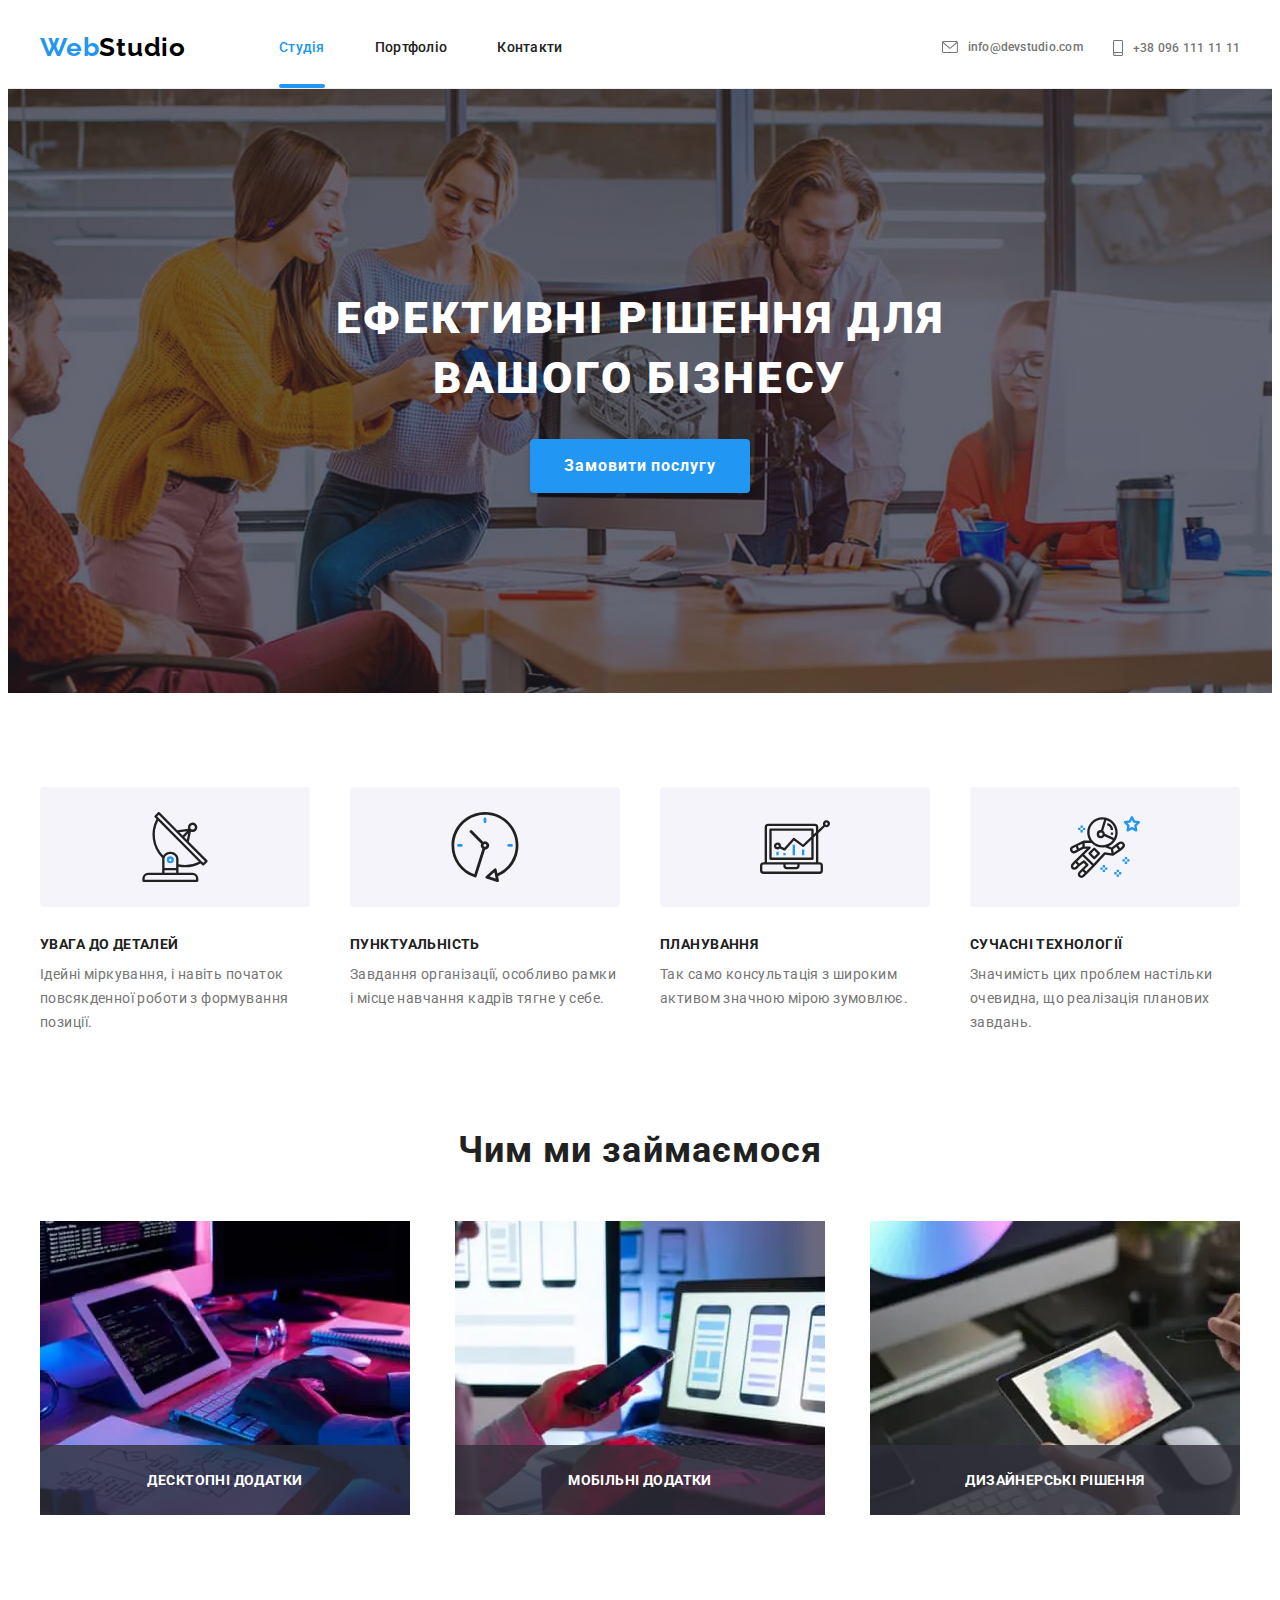
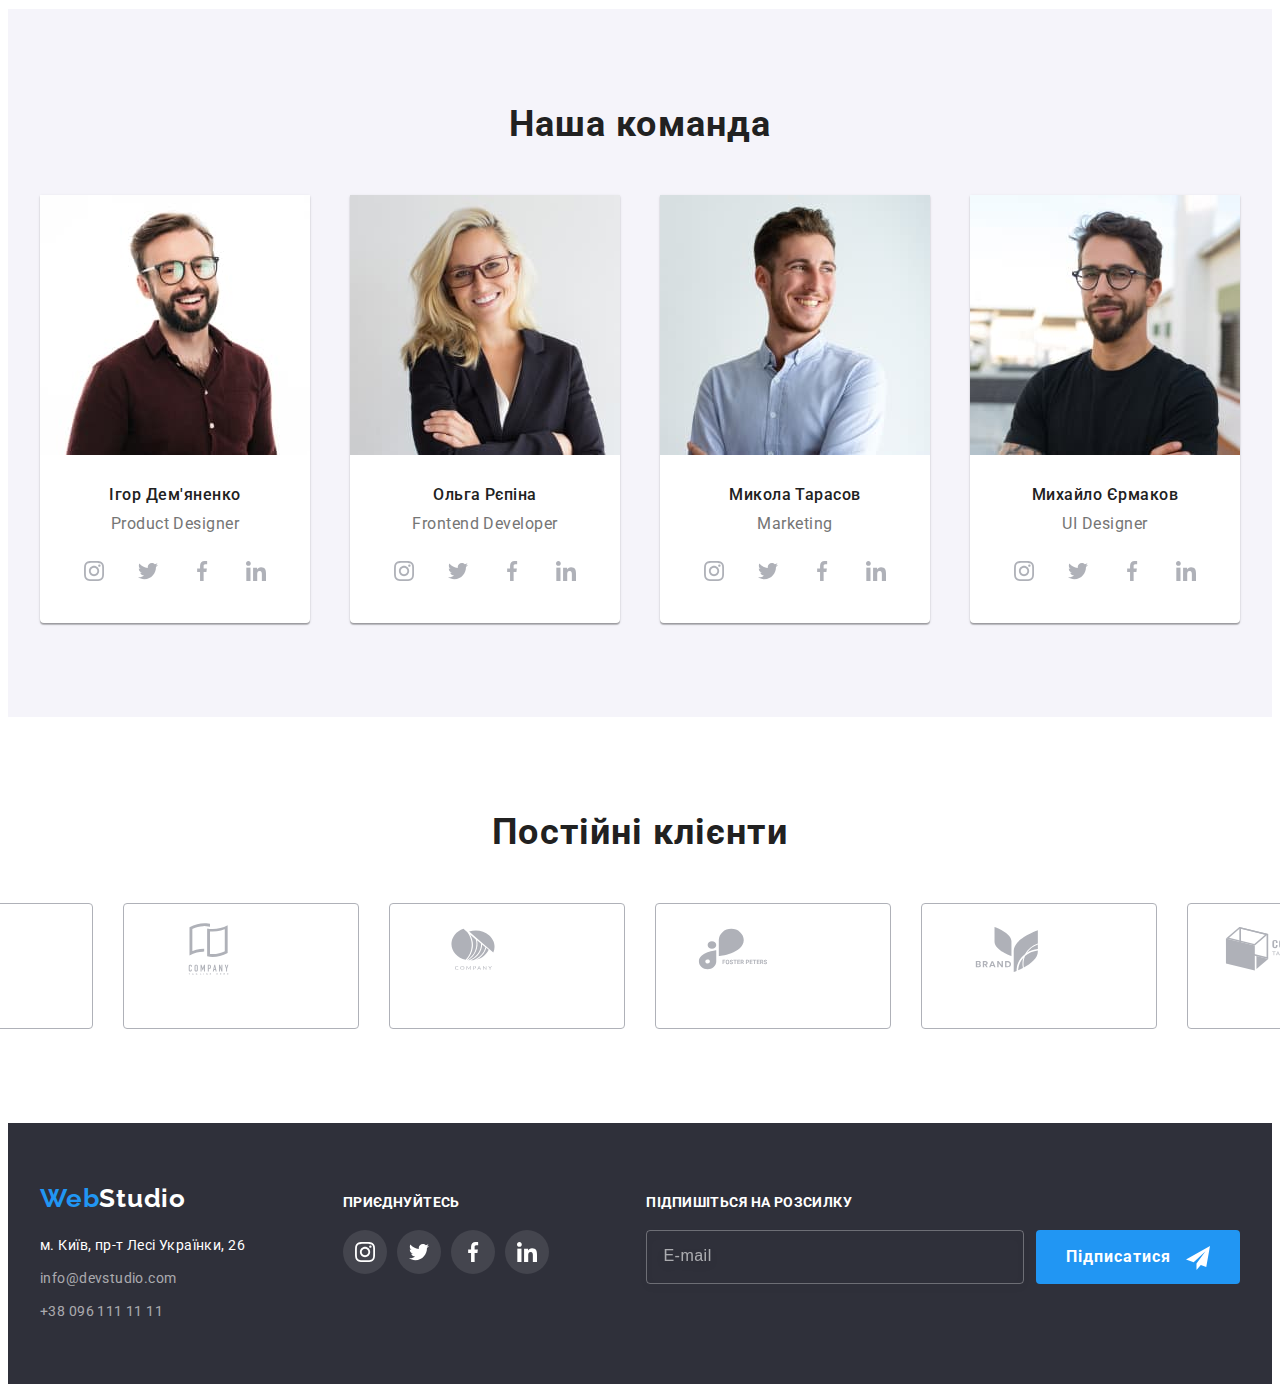
<file: index.html>
<!DOCTYPE html>
<html lang="uk">
  <head>
    <meta charset="utf-8" />
    <meta name="description" content="Студія веб розробки" />
    <meta name="viewport" content="width=device-width, initial-scale=1.0" />
    <title>WebStudio</title>
    <link rel="preconnect" href="https://fonts.googleapis.com" />
    <link rel="preconnect" href="https://fonts.gstatic.com" crossorigin />
    <link
      href="https://fonts.googleapis.com/css2?family=Raleway:wght@700&family=Roboto:wght@400;500;700;900&display=swap"
      rel="stylesheet"
    />
    <link
      rel="stylesheet"
      href="https://cdnjs.cloudflare.com/ajax/libs/modern-normalize/1.1.0/modern-normalize.min.css"
      integrity="sha512-wpPYUAdjBVSE4KJnH1VR1HeZfpl1ub8YT/NKx4PuQ5NmX2tKuGu6U/JRp5y+Y8XG2tV+wKQpNHVUX03MfMFn9Q=="
      crossorigin="anonymous"
      referrerpolicy="no-referrer"
    />
    <link rel="stylesheet" href="./css/main.min.css" />
  </head>

  <body>
    <header class="header">
      <div class="container header__container">
        <!-- LOGO -->
        <a href="./index.html" class="logo header__logo"
          ><span class="logo__first-word">Web</span>Studio</a
        >
        <nav class="header__nav-container">
          <!-- MENU -->
          <ul class="site-nav site-nav-menu list">
            <li class="site-nav-menu__item">
              <a
                href="./index.html"
                class="link site-nav__menu-link site-nav__menu-link_current"
                >Студія</a
              >
            </li>
            <li class="site-nav-menu__item">
              <a href="./portfolio.html" class="link site-nav__menu-link"
                >Портфоліо</a
              >
            </li>
            <li class="site-nav-menu__item">
              <a href="" class="link site-nav__menu-link">Контакти</a>
            </li>
          </ul>
        </nav>
        <ul class="site-nav site-nav_contacts list">
          <li class="site-nav__contacts-item">
            <a
              href="mailto:info@devstudio.com"
              class="link site-nav__contacts-link"
            >
              <svg class="site-nav__icons_svg_envelope">
                <use href="./images/icons.svg#icon-envelope"></use>
              </svg>
              info@devstudio.com
            </a>
          </li>
          <li class="site-nav__contacts-item">
            <a href="tel:+380961111111" class="link site-nav__contacts-link"
              ><svg class="site-nav__icons_svg_smartphone">
                <use href="./images/icons.svg#icon-smartphone"></use>
              </svg>
              +38 096 111 11 11</a
            >
          </li>
        </ul>

        <!-- MOBILE MENU BUTTON -->
        <button
          type="button"
          class="mobile-menu-open-btn"
          data-menu-open
          aria-controls="mobile-menu"
        >
          <svg width="40" height="40" aria-label="открыть мобильное меню">
            <use
              class="icon-open"
              href="./images/icons.svg#icon-menu_button"
            ></use>
          </svg>
        </button>
      </div>

      <!-- MOBILE MENU -->
      <div class="mobile-menu" data-menu id="mobile-menu">
        <div class="container mobile-menu__container">
          <button
            type="button"
            class="mobile-menu__close-btn"
            data-menu-close
            aria-controls="mobile-menu"
          >
            <svg
              class="mobile-menu__close-icon"
              width="40"
              height="40"
              aria-label="закрыть мобильное меню"
            >
              <use
                class="icon-cross"
                href="./images/icons.svg#icon-close_40px"
              ></use>
            </svg>
          </button>
          <ul class="list mobile-menu__nav">
            <li class="mobile-menu__item">
              <a
                href="./index.html"
                class="link mobile-menu__link mobile-menu__link_current"
                >Студія</a
              >
            </li>
            <li class="mobile-menu__item">
              <a href="./portfolio.html" class="link mobile-menu__link"
                >Портфоліо</a
              >
            </li>
            <li class="mobile-menu__item">
              <a href="" class="link mobile-menu__link">Контакти</a>
            </li>
          </ul>
          <div class="mobile-menu-bottom">
            <ul class="mobile-menu__contacts list">
              <li class="mobile-menu__item">
                <a
                  href="mailto:info@devstudio.com"
                  class="link mobile-menu__tel"
                  >+38 096 111 11 11
                </a>
              </li>
              <li class="mobile-menu__item">
                <a href="tel:+380961111111" class="link mobile-menu__email"
                  >info@devstudio.com</a
                >
              </li>
            </ul>
            <ul class="list mobile-menu__social-list">
              <li class="mobile-menu__social-item">
                <a
                  class="link mobile-menu__social-link mobile-menu__social-link_decorated"
                  href=""
                  >Instagram</a
                >
              </li>
              <li class="mobile-menu__social-item">
                <a
                  class="link mobile-menu__social-link mobile-menu__social-link_decorated"
                  href=""
                  >Twitter</a
                >
              </li>
              <li class="mobile-menu__social-item">
                <a
                  class="link mobile-menu__social-link mobile-menu__social-link_decorated"
                  href=""
                  >Facebook</a
                >
              </li>
              <li class="mobile-menu_social-item">
                <a class="link mobile-menu__social-link" href="">LinkedIn</a>
              </li>
            </ul>
          </div>
        </div>
      </div>
    </header>

    <main>
      <section class="hero hero_background-image_team">
        <h1 class="hero__title">Ефективні рішення для вашого бізнесу</h1>
        <button
          data-modal-open
          type="button"
          class="button button_type_primary"
        >
          Замовити послугу
        </button>
      </section>

      <!-- FEATURES -->
      <section class="section">
        <div class="container">
          <h2 class="section__title visually-hidden">Особливості</h2>
          <ul class="features list">
            <li class="features__item features__item_svg_antenna">
              <h3 class="features__title">УВАГА ДО ДЕТАЛЕЙ</h3>
              <p class="features__text">
                Ідейні міркування, і навіть початок повсякденної роботи з
                формування позиції.
              </p>
            </li>
            <li class="features__item features__item_svg_clock">
              <h3 class="features__title">ПУНКТУАЛЬНІСТЬ</h3>
              <p class="features__text">
                Завдання організації, особливо рамки і місце навчання кадрів
                тягне у себе.
              </p>
            </li>
            <li class="features__item features__item_svg_diagram">
              <h3 class="features__title">ПЛАНУВАННЯ</h3>
              <p class="features__text">
                Так само консультація з широким активом значною мірою зумовлює.
              </p>
            </li>
            <li class="features__item features__item_svg_astronaut">
              <h3 class="features__title">СУЧАСНІ ТЕХНОЛОГІЇ</h3>
              <p class="features__text">
                Значимість цих проблем настільки очевидна, що реалізація
                планових завдань.
              </p>
            </li>
          </ul>
        </div>
      </section>

      <!-- SERVICES -->
      <section class="section services section_top-padding_none">
        <div class="container">
          <h2 class="section__title">Чим ми займаємося</h2>
          <ul class="services__list list">
            <li class="services__item">
              <picture>
                <!-- Only desktop -->
                <source
                  srcset="
                    ./images/services/keyboard.webp    1x,
                    ./images/services/keyboard@2x.webp 2x
                  "
                  media="(min-width: 1200px)"
                  type="image/webp"
                />
                <source
                  srcset="
                    ./images/services/keyboard.jpg    1x,
                    ./images/services/keyboard@2x.jpg 2x
                  "
                  media="(min-width: 1200px)"
                />

                <img
                  src="./images/services/keyboard.jpg"
                  width="370"
                  alt="людина друкує на клавіатурі"
                  class="block-picture"
                />
              </picture>
              <div class="services__overlay">
                <div class="services__text-thumb">
                  <p class="services__text">Десктопні додатки</p>
                </div>
              </div>
            </li>
            <li class="services__item">
              <picture>
                <!-- Only desktop -->
                <source
                  srcset="
                    ./images/services/laptop.webp    1x,
                    ./images/services/laptop@2x.webp 2x
                  "
                  media="(min-width: 1200px)"
                  type="image/webp"
                />
                <source
                  srcset="
                    ./images/services/laptop.jpg    1x,
                    ./images/services/laptop@2x.jpg 2x
                  "
                  media="(min-width: 1200px)"
                />

                <img
                  src="./images/services/laptop.jpg"
                  width="370"
                  alt="телефон у руці"
                  class="block-picture"
                />
              </picture>
              <div class="services__overlay">
                <div class="services__text-thumb">
                  <p class="services__text">Мобільні додатки</p>
                </div>
              </div>
            </li>
            <li class="services__item">
              <picture>
                <!-- Only desktop -->
                <source
                  srcset="
                    ./images/services/tablet.webp    1x,
                    ./images/services/tablet@2x.webp 2x
                  "
                  media="(min-width: 1200px)"
                  type="image/webp"
                />
                <source
                  srcset="
                    ./images/services/tablet.jpg    1x,
                    ./images/services/tablet@2x.jpg 2x
                  "
                  media="(min-width: 1200px)"
                />

                <img
                  src="./images/services/tablet.jpg"
                  width="370"
                  alt="планшет з кольоровою палитрою"
                  class="block-picture"
                />
              </picture>
              <div class="services__overlay">
                <div class="services__text-thumb">
                  <p class="services__text">Дизайнерські рішення</p>
                </div>
              </div>
            </li>
          </ul>
        </div>
      </section>

      <!-- TEAM -->
      <section class="section section_theme_accent">
        <div class="container">
          <h2 class="section__title">Наша команда</h2>
          <ul class="team list">
            <li class="team__item">
              <picture>
                <!-- Desktop -->
                <source
                  srcset="
                    ./images/team/demianenko-desktop.jpg    1x,
                    ./images/team/demianenko-desktop@2x.jpg 2x
                  "
                  media="(min-width: 1200px)"
                />

                <!-- Tablet -->
                <source
                  srcset="
                    ./images/team/demianenko-tablet.jpg    1x,
                    ./images/team/demianenko-tablet@2x.jpg 2x
                  "
                  media="(min-width: 768px)"
                />

                <!-- Mobiel -->
                <source
                  srcset="
                    ./images/team/demianenko-mobile.jpg    1x,
                    ./images/team/demianenko-mobile@2x.jpg 2x
                  "
                  media="(min-width: 280px)"
                />

                <img
                  src="./images/team/demianenko-mobile.jpg"
                  width="270"
                  alt="Ігор Дем'яненко"
                  class="block-picture team__picture"
                />
              </picture>
              <div class="team__caption">
                <h3 class="team__title">Ігор Дем'яненко</h3>
                <p lang="en" class="team__text">Product Designer</p>
                <ul class="list social-list">
                  <li class="social-list__item">
                    <a
                      href=""
                      class="social-list__link social-list__link_theme_light"
                    >
                      <svg
                        class="social-list__icon social-list__icon_theme_light"
                        width="20"
                        height="20"
                        aria-label="instagram"
                        lang="en"
                      >
                        <use href="./images/icons.svg#icon-instagram"></use>
                      </svg>
                    </a>
                  </li>
                  <li class="social-list__item">
                    <a
                      href=""
                      class="social-list__link social-list__link_theme_light"
                    >
                      <svg
                        class="social-list__icon social-list__icon_theme_light"
                        width="20"
                        height="20"
                        aria-label="twitter"
                        lang="en"
                      >
                        <use href="./images/icons.svg#icon-twitter"></use>
                      </svg>
                    </a>
                  </li>
                  <li class="social-list__item">
                    <a
                      href=""
                      class="social-list__link social-list__link_theme_light"
                    >
                      <svg
                        class="social-list__icon social-list__icon_theme_light"
                        width="20"
                        height="20"
                        aria-label="facebook"
                        lang="en"
                      >
                        <use href="./images/icons.svg#icon-facebook"></use>
                      </svg>
                    </a>
                  </li>
                  <li class="social-list__item">
                    <a
                      href=""
                      class="social-list__link social-list__link_theme_light"
                    >
                      <svg
                        class="social-list__icon social-list__icon_theme_light"
                        width="20px"
                        height="20"
                        aria-label="linkedin"
                        lang="en"
                      >
                        <use href="./images/icons.svg#icon-linkedin"></use>
                      </svg>
                    </a>
                  </li>
                </ul>
              </div>
            </li>
            <li class="team__item">
              <picture>
                <!-- Desktop -->
                <source
                  srcset="
                    ./images/team/repina-desktop.jpg    1x,
                    ./images/team/repina-desktop@2x.jpg 2x
                  "
                  media="(min-width: 1200px)"
                />

                <!-- Tablet -->
                <source
                  srcset="
                    ./images/team/repina-tablet.jpg    1x,
                    ./images/team/repina-tablet@2x.jpg 2x
                  "
                  media="(min-width: 768px)"
                />

                <!-- Mobiel -->
                <source
                  srcset="
                    ./images/team/repina-mobile.jpg    1x,
                    ./images/team/repina-mobile@2x.jpg 2x
                  "
                  media="(min-width: 280px)"
                />

                <img
                  src="./images/team/repina-mobile.jpg"
                  width="270"
                  alt="Ольга Рєпіна"
                  class="block-picture team__picture"
                />
              </picture>
              <div class="team__caption">
                <h3 class="team__title">Ольга Рєпіна</h3>
                <p lang="en" class="team__text">Frontend Developer</p>
                <ul class="list social-list">
                  <li class="social-list__item">
                    <a
                      href=""
                      class="social-list__link social-list__link_theme_light"
                    >
                      <svg
                        class="social-list__icon social-list__icon_theme_light"
                        width="20"
                        height="20"
                        aria-label="instagram"
                        lang="en"
                      >
                        <use href="./images/icons.svg#icon-instagram"></use>
                      </svg>
                    </a>
                  </li>
                  <li class="social-list__item">
                    <a
                      href=""
                      class="social-list__link social-list__link_theme_light"
                    >
                      <svg
                        class="social-list__icon social-list__icon_theme_light"
                        width="20"
                        height="20"
                        aria-label="twitter"
                        lang="en"
                      >
                        <use href="./images/icons.svg#icon-twitter"></use>
                      </svg>
                    </a>
                  </li>
                  <li class="social-list__item">
                    <a
                      href=""
                      class="social-list__link social-list__link_theme_light"
                    >
                      <svg
                        class="social-list__icon social-list__icon_theme_light"
                        width="20"
                        height="20"
                        aria-label="facebook"
                        lang="en"
                      >
                        <use href="./images/icons.svg#icon-facebook"></use>
                      </svg>
                    </a>
                  </li>
                  <li class="social-list__item">
                    <a
                      href=""
                      class="social-list__link social-list__link_theme_light"
                    >
                      <svg
                        class="social-list__icon social-list__icon_theme_light"
                        width="20px"
                        height="20"
                        aria-label="linkedin"
                        lang="en"
                      >
                        <use href="./images/icons.svg#icon-linkedin"></use>
                      </svg>
                    </a>
                  </li>
                </ul>
              </div>
            </li>
            <li class="team__item">
              <picture>
                <!-- Desktop -->
                <source
                  srcset="
                    ./images/team/tarasov-desktop.jpg    1x,
                    ./images/team/tarasov-desktop@2x.jpg 2x
                  "
                  media="(min-width: 1200px)"
                />

                <!-- Tablet -->
                <source
                  srcset="
                    ./images/team/tarasov-tablet.jpg    1x,
                    ./images/team/tarasov-tablet@2x.jpg 2x
                  "
                  media="(min-width: 768px)"
                />

                <!-- Mobiel -->
                <source
                  srcset="
                    ./images/team/tarasov-mobile.jpg    1x,
                    ./images/team/tarasov-mobile@2x.jpg 2x
                  "
                  media="(min-width: 280px)"
                />

                <img
                  src="./images/team/tarasov-mobile.jpg"
                  width="270"
                  alt="Микола Тарасов"
                  class="block-picture team__picture"
                />
              </picture>
              <div class="team__caption">
                <h3 class="team__title">Микола Тарасов</h3>
                <p lang="en" class="team__text">Marketing</p>
                <ul class="list social-list">
                  <li class="social-list__item">
                    <a
                      href=""
                      class="social-list__link social-list__link_theme_light"
                    >
                      <svg
                        class="social-list__icon social-list__icon_theme_light"
                        width="20"
                        height="20"
                        aria-label="instagram"
                        lang="en"
                      >
                        <use href="./images/icons.svg#icon-instagram"></use>
                      </svg>
                    </a>
                  </li>
                  <li class="social-list__item">
                    <a
                      href=""
                      class="social-list__link social-list__link_theme_light"
                    >
                      <svg
                        class="social-list__icon social-list__icon_theme_light"
                        width="20"
                        height="20"
                        aria-label="twitter"
                        lang="en"
                      >
                        <use href="./images/icons.svg#icon-twitter"></use>
                      </svg>
                    </a>
                  </li>
                  <li class="social-list__item">
                    <a
                      href=""
                      class="social-list__link social-list__link_theme_light"
                    >
                      <svg
                        class="social-list__icon social-list__icon_theme_light"
                        width="20"
                        height="20"
                        aria-label="facebook"
                        lang="en"
                      >
                        <use href="./images/icons.svg#icon-facebook"></use>
                      </svg>
                    </a>
                  </li>
                  <li class="social-list__item">
                    <a
                      href=""
                      class="social-list__link social-list__link_theme_light"
                    >
                      <svg
                        class="social-list__icon social-list__icon_theme_light"
                        width="20px"
                        height="20"
                        aria-label="linkedin"
                        lang="en"
                      >
                        <use href="./images/icons.svg#icon-linkedin"></use>
                      </svg>
                    </a>
                  </li>
                </ul>
              </div>
            </li>
            <li class="team__item">
              <picture>
                <!-- Desktop -->
                <source
                  srcset="
                    ./images/team/yermakov-desktop.jpg    1x,
                    ./images/team/yermakov-desktop@2x.jpg 2x
                  "
                  media="(min-width: 1200px)"
                />

                <!-- Tablet -->
                <source
                  srcset="
                    ./images/team/yermakov-tablet.jpg    1x,
                    ./images/team/yermakov-tablet@2x.jpg 2x
                  "
                  media="(min-width: 768px)"
                />

                <!-- Mobiel -->
                <source
                  srcset="
                    ./images/team/yermakov-mobile.jpg    1x,
                    ./images/team/yermakov-mobile@2x.jpg 2x
                  "
                  media="(min-width: 280px)"
                />

                <img
                  src="./images/team/yermakov-mobile.jpg"
                  width="270"
                  alt="Михайло Єрмаков"
                  class="block-picture team__picture"
                />
              </picture>
              <div class="team__caption">
                <h3 class="team__title">Михайло Єрмаков</h3>
                <p lang="en" class="team__text">UI Designer</p>
                <ul class="list social-list">
                  <li class="social-list__item">
                    <a
                      href=""
                      class="social-list__link social-list__link_theme_light"
                    >
                      <svg
                        class="social-list__icon social-list__icon_theme_light"
                        width="20"
                        height="20"
                        aria-label="instagram"
                        lang="en"
                      >
                        <use href="./images/icons.svg#icon-instagram"></use>
                      </svg>
                    </a>
                  </li>
                  <li class="social-list__item">
                    <a
                      href=""
                      class="social-list__link social-list__link_theme_light"
                    >
                      <svg
                        class="social-list__icon social-list__icon_theme_light"
                        width="20"
                        height="20"
                        aria-label="twitter"
                        lang="en"
                      >
                        <use href="./images/icons.svg#icon-twitter"></use>
                      </svg>
                    </a>
                  </li>
                  <li class="social-list__item">
                    <a
                      href=""
                      class="social-list__link social-list__link_theme_light"
                    >
                      <svg
                        class="social-list__icon social-list__icon_theme_light"
                        width="20"
                        height="20"
                        aria-label="facebook"
                        lang="en"
                      >
                        <use href="./images/icons.svg#icon-facebook"></use>
                      </svg>
                    </a>
                  </li>
                  <li class="social-list__item">
                    <a
                      href=""
                      class="social-list__link social-list__link_theme_light"
                    >
                      <svg
                        class="social-list__icon social-list__icon_theme_light"
                        width="20px"
                        height="20"
                        aria-label="linkedin"
                        lang="en"
                      >
                        <use href="./images/icons.svg#icon-linkedin"></use>
                      </svg>
                    </a>
                  </li>
                </ul>
              </div>
            </li>
          </ul>
        </div>
      </section>

      <!-- CLIENTS -->
      <section class="section">
        <div class="container">
          <h2 class="section__title">Постійні клієнти</h2>
          <ul class="list clients">
            <li class="clients__item">
              <a href="" class="clients__link">
                <svg class="clients__icon" width="106" height="60">
                  <use href="./images/icons.svg#icon-Logo"></use>
                </svg>
              </a>
            </li>
            <li class="clients__item">
              <a href="" class="clients__link">
                <svg class="clients__icon" width="106" height="60">
                  <use href="./images/icons.svg#icon-Logo-1"></use>
                </svg>
              </a>
            </li>
            <li class="clients__item">
              <a href="" class="clients__link">
                <svg class="clients__icon" width="106" height="60">
                  <use href="./images/icons.svg#icon-Logo-2"></use>
                </svg>
              </a>
            </li>
            <li class="clients__item">
              <a href="" class="clients__link">
                <svg class="clients__icon" width="106" height="60">
                  <use href="./images/icons.svg#icon-Logo-3"></use>
                </svg>
              </a>
            </li>
            <li class="clients__item">
              <a href="" class="clients__link">
                <svg class="clients__icon" width="106" height="60">
                  <use href="./images/icons.svg#icon-Logo-4"></use>
                </svg>
              </a>
            </li>
            <li class="clients__item">
              <a href="" class="clients__link">
                <svg class="clients__icon" width="106" height="60">
                  <use href="./images/icons.svg#icon-Logo-5"></use>
                </svg>
              </a>
            </li>
          </ul>
        </div>
      </section>
    </main>

    <!-- FOOTER -->
    <footer class="footer">
      <div class="container footer__flex-container">
        <div class="footer__links footer__container_centered">
          <a href="index.html" class="logo footer__logo"
            ><span class="logo__first-word">Web</span>Studio</a
          >
          <address class="address">
            <ul class="list footer__list">
              <li class="footer__item">
                <a
                  href="https://goo.gl/maps/HQZ7D9N381DyTUNg7"
                  target="_blank"
                  rel="noopener noreferrer"
                  class="link footer__link footer__link_type_address"
                  >м. Київ, пр-т Лесі Українки, 26</a
                >
              </li>
              <li class="footer__item">
                <a href="mailto:info@devstudio.com" class="link footer__link"
                  >info@devstudio.com</a
                >
              </li>
              <li class="footer__item">
                <a href="tel:+380961111111" class="link footer__link"
                  >+38 096 111 11 11</a
                >
              </li>
            </ul>
          </address>
        </div>
        <div class="footer__social-list__container footer__container_centered">
          <h3 class="footer__title">приєднуйтесь</h3>
          <ul class="list social-list">
            <li class="social-list__item">
              <a href="" class="social-list__link social-list__link_theme_dark">
                <svg
                  class="social-list__icon social-list__icon__theme_dark"
                  width="20"
                  height="20"
                  aria-label="instagram"
                  lang="en"
                >
                  <use href="./images/icons.svg#icon-instagram"></use>
                </svg>
              </a>
            </li>
            <li class="social-list__item">
              <a href="" class="social-list__link social-list__link_theme_dark">
                <svg
                  class="social-list__icon social-list__icon__theme_dark"
                  width="20"
                  height="20"
                  aria-label="twitter"
                  lang="en"
                >
                  <use href="./images/icons.svg#icon-twitter"></use>
                </svg>
              </a>
            </li>
            <li class="social-list__item">
              <a href="" class="social-list__link social-list__link_theme_dark">
                <svg
                  class="social-list__icon social-list__icon__theme_dark"
                  width="20"
                  height="20"
                  aria-label="facebook"
                  lang="en"
                >
                  <use href="./images/icons.svg#icon-facebook"></use>
                </svg>
              </a>
            </li>
            <li class="social-list__item">
              <a href="" class="social-list__link social-list__link_theme_dark">
                <svg
                  class="social-list__icon social-list__icon__theme_dark"
                  width="20"
                  height="20"
                  aria-label="linkedin"
                  lang="en"
                >
                  <use href="./images/icons.svg#icon-linkedin"></use>
                </svg>
              </a>
            </li>
          </ul>
        </div>
        <div
          class="footer__container_centered footer__subscribe-form__container"
        >
          <p class="footer__title">Підпишіться на розсилку</p>
          <form class="subscribe-form">
            <label class="subscribe-form__input-field">
              <input
                type="email"
                class="subscribe-form__input footer__subscribe-form__input"
                placeholder="E-mail"
                required
                pattern="[a-z0-9._%+-]+@[a-z0-9.-]+\.[a-z]{2,4}$"
                name="user_subscription_email"
              />
            </label>
            <button type="submit" class="button subscribe-button">
              Підписатися
            </button>
          </form>
        </div>
      </div>
    </footer>

    <!-- Backdrop -->
    <div data-modal class="backdrop is-hidden">
      <div class="modal">
        <button data-modal-close type="button" class="close-button">
          <svg
            class="close-button-icon"
            width="11"
            height="11"
            aria-label="close"
            lang="en"
          >
            <use href="./images/icons.svg#icon-close-button"></use>
          </svg>
        </button>
        <!-- MODAL FORM -->
        <form class="modal-form">
          <b class="modal-form-caption"
            >Залиште свої дані, ми вам передзвонимо</b
          >
          <label class="modal-form-field">
            <span class="modal-form-input-desc">Ім'я</span>
            <span class="modal-form-input-wrapper">
              <input
                type="text"
                class="modal-form-input"
                required
                pattern="[a-zA-Zа-яА-ЯіІїЇ'ґҐєЄ]+"
                name="user_name"
              />
              <svg
                class="modal-form-icon"
                width="12"
                height="12"
                aria-label="person"
                lang="en"
              >
                <use href="./images/icons.svg#icon-modal-form-person"></use>
              </svg>
            </span>
          </label>
          <label class="modal-form-field">
            <span class="modal-form-input-desc">Телефон</span>
            <span class="modal-form-input-wrapper">
              <input
                type="tel"
                class="modal-form-input"
                required
                pattern="[0-9]{3}-[0-9]{3}-[0-9]{2}-[0-9]{2}"
                name="user_phone"
              />
              <svg
                class="modal-form-icon"
                width="13"
                height="13"
                aria-label="phone"
                lang="en"
              >
                <use href="./images/icons.svg#icon-modal-form-phone"></use>
              </svg>
            </span>
          </label>
          <label class="modal-form-field">
            <span class="modal-form-input-desc">Пошта</span>
            <span class="modal-form-input-wrapper">
              <input
                type="email"
                class="modal-form-input"
                required
                pattern="[a-z0-9._%+-]+@[a-z0-9.-]+\.[a-z]{2,4}$"
                name="user_email"
              />
              <svg
                class="modal-form-icon"
                width="15"
                height="12"
                aria-label="email"
                lang="en"
              >
                <use href="./images/icons.svg#icon-modal-form-email"></use>
              </svg>
            </span>
          </label>
          <label class="modal-form-textarea">
            <span class="modal-form-input-desc">Коментар</span>
            <textarea
              class="modal-form-comment"
              placeholder="Введіть текст"
              name="comment"
            ></textarea>
          </label>
          <label class="modal-form-checkbox-wrapper">
            <input
              type="checkbox"
              name="user_policy"
              class="modal-form-checkbox visually-hidden"
              required
            />
            <svg
              class="modal-form-own-checkbox"
              width="16"
              height="15"
              aria-label="email"
              lang="en"
            >
              <use
                class="modal-form-own-checkbox-icon"
                href="./images/icons.svg#icon-checkbox"
              ></use>
            </svg>
            Погоджуюся з розсилкою та приймаю&nbsp;
            <a href="" class="modal-from-checkbox-wrapper-link"
              >Умови договору</a
            >
          </label>
          <button type="submit" class="button modal-form-submit-button">
            Відправити
          </button>
        </form>
      </div>
    </div>

    <script src="./js/modal.js"></script>
    <script src="./js/menu.js"></script>
  </body>
</html>
</file>
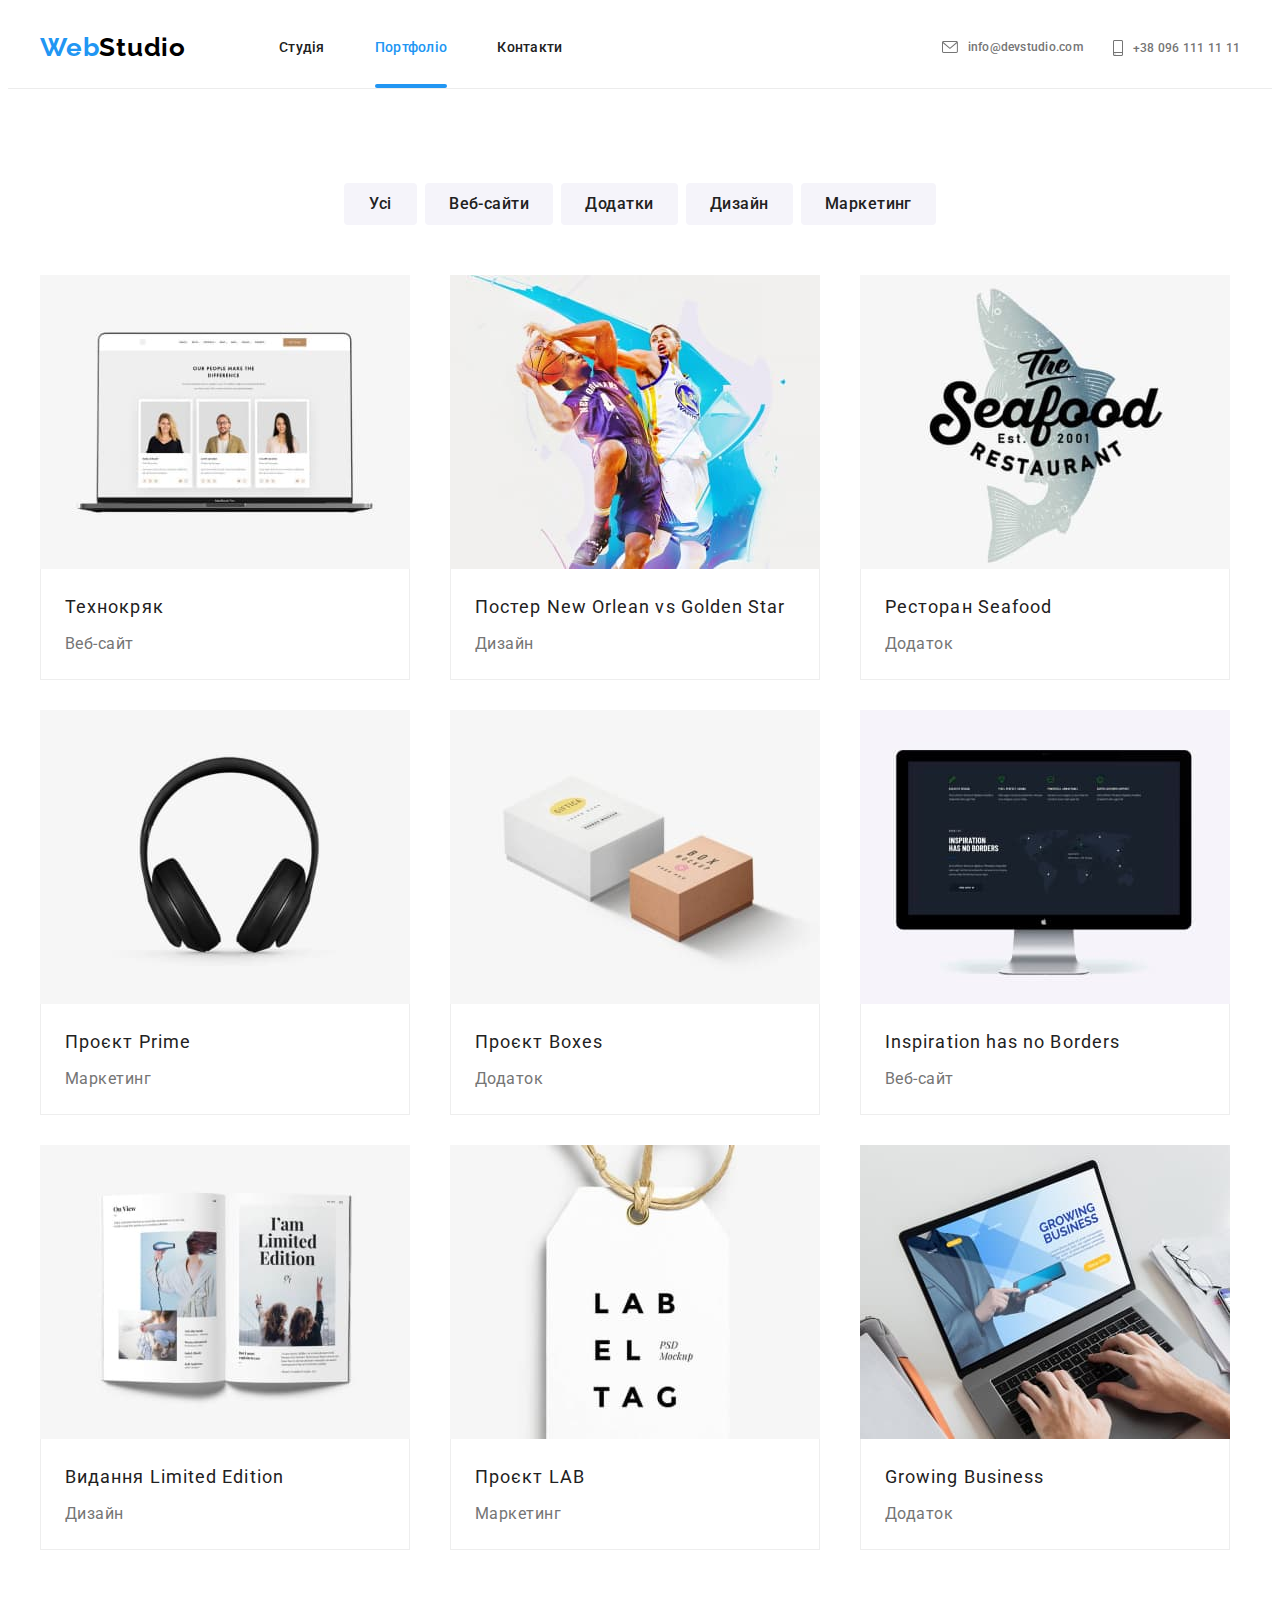
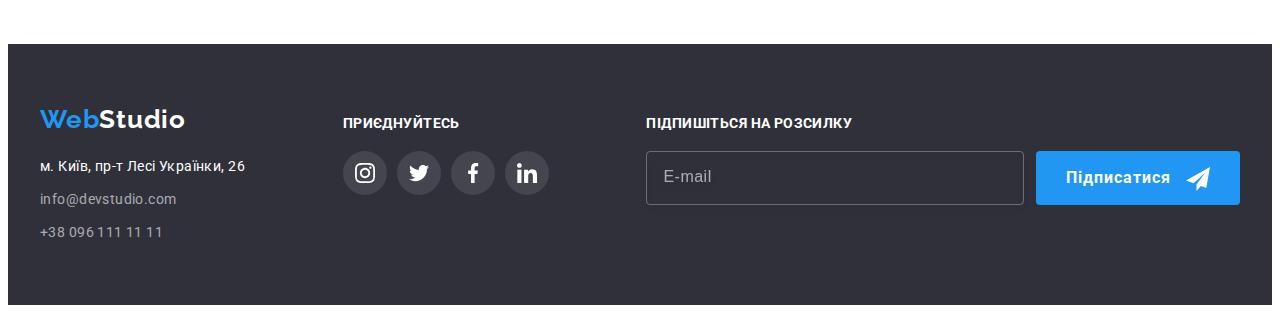
<file: portfolio.html>
<!DOCTYPE html>
<html lang="uk">
  <head>
    <meta charset="utf-8" />
    <meta name="description" content="Студія веб розробки" />
    <meta name="viewport" content="width=device-width, initial-scale=1.0" />
    <title>WebStudio</title>
    <link rel="preconnect" href="https://fonts.googleapis.com" />
    <link rel="preconnect" href="https://fonts.gstatic.com" crossorigin />
    <link
      href="https://fonts.googleapis.com/css2?family=Raleway:wght@700&family=Roboto:wght@400;500;700;900&display=swap"
      rel="stylesheet"
    />
    <link
      rel="stylesheet"
      href="https://cdnjs.cloudflare.com/ajax/libs/modern-normalize/1.1.0/modern-normalize.min.css"
      integrity="sha512-wpPYUAdjBVSE4KJnH1VR1HeZfpl1ub8YT/NKx4PuQ5NmX2tKuGu6U/JRp5y+Y8XG2tV+wKQpNHVUX03MfMFn9Q=="
      crossorigin="anonymous"
      referrerpolicy="no-referrer"
    />
    <link rel="stylesheet" href="./css/main.min.css" />
  </head>

  <body>
    <header class="header">
      <div class="container header__container">
        <!-- LOGO -->
        <a href="./index.html" class="logo header__logo"
          ><span class="logo__first-word">Web</span>Studio</a
        >
        <nav class="header__nav-container">
          <!-- MENU -->
          <ul class="site-nav site-nav-menu list">
            <li class="site-nav-menu__item">
              <a href="./index.html" class="link site-nav__menu-link">Студія</a>
            </li>
            <li class="site-nav-menu__item">
              <a
                href="./portfolio.html"
                class="link site-nav__menu-link site-nav__menu-link_current"
                >Портфоліо</a
              >
            </li>
            <li class="site-nav-menu__item">
              <a href="" class="link site-nav__menu-link">Контакти</a>
            </li>
          </ul>
        </nav>
        <ul class="site-nav site-nav_contacts list">
          <li class="site-nav__contacts-item">
            <a
              href="mailto:info@devstudio.com"
              class="link site-nav__contacts-link"
            >
              <svg class="site-nav__icons_svg_envelope">
                <use href="./images/icons.svg#icon-envelope"></use>
              </svg>
              info@devstudio.com
            </a>
          </li>
          <li class="site-nav__contacts-item">
            <a href="tel:+380961111111" class="link site-nav__contacts-link"
              ><svg class="site-nav__icons_svg_smartphone">
                <use href="./images/icons.svg#icon-smartphone"></use>
              </svg>
              +38 096 111 11 11</a
            >
          </li>
        </ul>

        <!-- MOBILE MENU BUTTON -->
        <button
          type="button"
          class="mobile-menu-open-btn"
          data-menu-open
          aria-controls="mobile-menu"
        >
          <svg width="40" height="40" aria-label="открыть мобильное меню">
            <use
              class="icon-open"
              href="./images/icons.svg#icon-menu_button"
            ></use>
          </svg>
        </button>
      </div>

      <!-- MOBILE MENU -->
      <div class="mobile-menu" data-menu id="mobile-menu">
        <div class="container mobile-menu__container">
          <button
            type="button"
            class="mobile-menu__close-btn"
            data-menu-close
            aria-controls="mobile-menu"
          >
            <svg
              class="mobile-menu__close-icon"
              width="40"
              height="40"
              aria-label="закрыть мобильное меню"
            >
              <use
                class="icon-cross"
                href="./images/icons.svg#icon-close_40px"
              ></use>
            </svg>
          </button>
          <ul class="list mobile-menu__nav">
            <li class="mobile-menu__item">
              <a href="./index.html" class="link mobile-menu__link">Студія</a>
            </li>
            <li class="mobile-menu__item">
              <a
                href="./portfolio.html"
                class="link mobile-menu__link mobile-menu__link_current"
                >Портфоліо</a
              >
            </li>
            <li class="mobile-menu__item">
              <a href="" class="link mobile-menu__link">Контакти</a>
            </li>
          </ul>
          <div class="mobile-menu-bottom">
            <ul class="mobile-menu__contacts list">
              <li class="mobile-menu__item">
                <a
                  href="mailto:info@devstudio.com"
                  class="link mobile-menu__tel"
                  >+38 096 111 11 11
                </a>
              </li>
              <li class="mobile-menu__item">
                <a href="tel:+380961111111" class="link mobile-menu__email"
                  >info@devstudio.com</a
                >
              </li>
            </ul>
            <ul class="list mobile-menu__social-list">
              <li class="mobile-menu__social-item">
                <a
                  class="link mobile-menu__social-link mobile-menu__social-link_decorated"
                  href=""
                  >Instagram</a
                >
              </li>
              <li class="mobile-menu__social-item">
                <a
                  class="link mobile-menu__social-link mobile-menu__social-link_decorated"
                  href=""
                  >Twitter</a
                >
              </li>
              <li class="mobile-menu__social-item">
                <a
                  class="link mobile-menu__social-link mobile-menu__social-link_decorated"
                  href=""
                  >Facebook</a
                >
              </li>
              <li class="mobile-menu_social-item">
                <a class="link mobile-menu__social-link" href="">LinkedIn</a>
              </li>
            </ul>
          </div>
        </div>
      </div>
    </header>

    <main>
      <section class="section">
        <div class="container">
          <ul class="buttons list">
            <li class="item">
              <button type="button" class="button button_type_secondary">
                Усі
              </button>
            </li>
            <li class="item">
              <button type="button" class="button button_type_secondary">
                Веб-сайти
              </button>
            </li>
            <li class="item">
              <button type="button" class="button button_type_secondary">
                Додатки
              </button>
            </li>
            <li class="item">
              <button type="button" class="button button_type_secondary">
                Дизайн
              </button>
            </li>
            <li class="item">
              <button type="button" class="button button_type_secondary">
                Маркетинг
              </button>
            </li>
          </ul>
          <ul class="portfolio list">
            <li class="item">
              <a href="" class="link portfolio-link">
                <div class="portfolio-overlay">
                  <picture>
                    <!-- Desktop -->
                    <source
                      srcset="
                        ./images/portfolio/portfolio1-desktop.jpg    1x,
                        ./images/portfolio/portfolio1-desktop@2x.jpg 2x
                      "
                      media="(min-width: 1200px)"
                    />

                    <!-- Tablet -->
                    <source
                      srcset="
                        ./images/portfolio/portfolio1-tablet.jpg    1x,
                        ./images/portfolio/portfolio1-tablet@2x.jpg 2x
                      "
                      media="(min-width: 768px)"
                    />

                    <!-- Mobiel -->
                    <source
                      srcset="
                        ./images/portfolio/portfolio1-mobile.jpg    1x,
                        ./images/portfolio/portfolio1-mobile@2x.jpg 2x
                      "
                      media="(min-width: 280px)"
                    />

                    <img
                      src="./images/portfolio/portfolio1-mobile.jpg"
                      alt="Ноутбук"
                      class="block-picture portfolio__img"
                    />
                  </picture>
                  <div class="portfolio-overlay-block">
                    <div class="portfolio-overlay-thumb">
                      <p class="portfolio-overlay-text">
                        Lorem ipsum dolor sit amet consectetur adipisicing elit.
                        Ab totam molestias eum iusto illum, sunt repellendus nam
                        vero eaque sint. Architecto est omnis suscipit
                        consectetur?
                      </p>
                    </div>
                  </div>
                </div>
                <div class="caption">
                  <h3 class="title">Технокряк</h3>
                  <p class="text">Веб-сайт</p>
                </div>
              </a>
            </li>
            <li class="item">
              <a href="" class="link portfolio-link">
                <div class="portfolio-overlay">
                  <picture>
                    <!-- Desktop -->
                    <source
                      srcset="
                        ./images/portfolio/portfolio2-desktop.jpg    1x,
                        ./images/portfolio/portfolio2-desktop@2x.jpg 2x
                      "
                      media="(min-width: 1200px)"
                    />

                    <!-- Tablet -->
                    <source
                      srcset="
                        ./images/portfolio/portfolio2-tablet.jpg    1x,
                        ./images/portfolio/portfolio2-tablet@2x.jpg 2x
                      "
                      media="(min-width: 768px)"
                    />

                    <!-- Mobiel -->
                    <source
                      srcset="
                        ./images/portfolio/portfolio2-mobile.jpg    1x,
                        ./images/portfolio/portfolio2-mobile@2x.jpg 2x
                      "
                      media="(min-width: 280px)"
                    />

                    <img
                      src="./images/portfolio/portfolio2-mobile.jpg"
                      alt="Баскетболісти"
                      class="block-picture portfolio__img"
                    />
                  </picture>
                  <div class="portfolio-overlay-block">
                    <div class="portfolio-overlay-thumb">
                      <p class="portfolio-overlay-text">
                        Lorem ipsum dolor sit amet consectetur adipisicing elit.
                        Ab totam molestias eum iusto illum, sunt repellendus nam
                        vero eaque sint. Architecto est omnis suscipit
                        consectetur?
                      </p>
                    </div>
                  </div>
                </div>
                <div class="caption">
                  <h3 class="title">
                    Постер <span lang="en">New Orlean vs Golden Star</span>
                  </h3>
                  <p class="text">Дизайн</p>
                </div>
              </a>
            </li>
            <li class="item">
              <a href="" class="link portfolio-link">
                <div class="portfolio-overlay">
                  <picture>
                    <!-- Desktop -->
                    <source
                      srcset="
                        ./images/portfolio/portfolio3-desktop.jpg    1x,
                        ./images/portfolio/portfolio3-desktop@2x.jpg 2x
                      "
                      media="(min-width: 1200px)"
                    />

                    <!-- Tablet -->
                    <source
                      srcset="
                        ./images/portfolio/portfolio3-tablet.jpg    1x,
                        ./images/portfolio/portfolio3-tablet@2x.jpg 2x
                      "
                      media="(min-width: 768px)"
                    />

                    <!-- Mobiel -->
                    <source
                      srcset="
                        ./images/portfolio/portfolio3-mobile.jpg    1x,
                        ./images/portfolio/portfolio3-mobile@2x.jpg 2x
                      "
                      media="(min-width: 280px)"
                    />

                    <img
                      src="./images/portfolio/portfolio3-mobile.jpg"
                      alt="Лого ресторану"
                      class="block-picture portfolio__img"
                    />
                  </picture>
                  <div class="portfolio-overlay-block">
                    <div class="portfolio-overlay-thumb">
                      <p class="portfolio-overlay-text">
                        Lorem ipsum dolor sit amet consectetur adipisicing elit.
                        Ab totam molestias eum iusto illum, sunt repellendus nam
                        vero eaque sint. Architecto est omnis suscipit
                        consectetur?
                      </p>
                    </div>
                  </div>
                </div>
                <div class="caption">
                  <h3 class="title">Ресторан <span lang="en">Seafood</span></h3>
                  <p class="text">Додаток</p>
                </div>
              </a>
            </li>
            <li class="item">
              <a href="" class="link portfolio-link">
                <div class="portfolio-overlay">
                  <picture>
                    <!-- Desktop -->
                    <source
                      srcset="
                        ./images/portfolio/portfolio4-desktop.jpg    1x,
                        ./images/portfolio/portfolio4-desktop@2x.jpg 2x
                      "
                      media="(min-width: 1200px)"
                    />

                    <!-- Tablet -->
                    <source
                      srcset="
                        ./images/portfolio/portfolio4-tablet.jpg    1x,
                        ./images/portfolio/portfolio4-tablet@2x.jpg 2x
                      "
                      media="(min-width: 768px)"
                    />

                    <!-- Mobiel -->
                    <source
                      srcset="
                        ./images/portfolio/portfolio4-mobile.jpg    1x,
                        ./images/portfolio/portfolio4-mobile@2x.jpg 2x
                      "
                      media="(min-width: 280px)"
                    />

                    <img
                      src="./images/portfolio/portfolio4-mobile.jpg"
                      alt="Навушники"
                      class="block-picture portfolio__img"
                    />
                  </picture>
                  <div class="portfolio-overlay-block">
                    <div class="portfolio-overlay-thumb">
                      <p class="portfolio-overlay-text">
                        Lorem ipsum dolor sit amet consectetur adipisicing elit.
                        Ab totam molestias eum iusto illum, sunt repellendus nam
                        vero eaque sint. Architecto est omnis suscipit
                        consectetur?
                      </p>
                    </div>
                  </div>
                </div>
                <div class="caption">
                  <h3 class="title">Проєкт <span lang="en">Prime</span></h3>
                  <p class="text">Маркетинг</p>
                </div>
              </a>
            </li>
            <li class="item">
              <a href="" class="link portfolio-link">
                <div class="portfolio-overlay">
                  <picture>
                    <!-- Desktop -->
                    <source
                      srcset="
                        ./images/portfolio/portfolio5-desktop.jpg    1x,
                        ./images/portfolio/portfolio5-desktop@2x.jpg 2x
                      "
                      media="(min-width: 1200px)"
                    />

                    <!-- Tablet -->
                    <source
                      srcset="
                        ./images/portfolio/portfolio5-tablet.jpg    1x,
                        ./images/portfolio/portfolio5-tablet@2x.jpg 2x
                      "
                      media="(min-width: 768px)"
                    />

                    <!-- Mobiel -->
                    <source
                      srcset="
                        ./images/portfolio/portfolio5-mobile.jpg    1x,
                        ./images/portfolio/portfolio5-mobile@2x.jpg 2x
                      "
                      media="(min-width: 280px)"
                    />

                    <img
                      src="./images/portfolio/portfolio5-mobile.jpg"
                      alt="Коробки"
                      class="block-picture portfolio__img"
                    />
                  </picture>
                  <div class="portfolio-overlay-block">
                    <div class="portfolio-overlay-thumb">
                      <p class="portfolio-overlay-text">
                        Lorem ipsum dolor sit amet consectetur adipisicing elit.
                        Ab totam molestias eum iusto illum, sunt repellendus nam
                        vero eaque sint. Architecto est omnis suscipit
                        consectetur?
                      </p>
                    </div>
                  </div>
                </div>
                <div class="caption">
                  <h3 class="title">Проєкт <span lang="en">Boxes</span></h3>
                  <p class="text">Додаток</p>
                </div>
              </a>
            </li>
            <li class="item">
              <a href="" class="link portfolio-link">
                <div class="portfolio-overlay">
                  <picture>
                    <!-- Desktop -->
                    <source
                      srcset="
                        ./images/portfolio/portfolio6-desktop.jpg    1x,
                        ./images/portfolio/portfolio6-desktop@2x.jpg 2x
                      "
                      media="(min-width: 1200px)"
                    />

                    <!-- Tablet -->
                    <source
                      srcset="
                        ./images/portfolio/portfolio6-tablet.jpg    1x,
                        ./images/portfolio/portfolio6-tablet@2x.jpg 2x
                      "
                      media="(min-width: 768px)"
                    />

                    <!-- Mobiel -->
                    <source
                      srcset="
                        ./images/portfolio/portfolio6-mobile.jpg    1x,
                        ./images/portfolio/portfolio6-mobile@2x.jpg 2x
                      "
                      media="(min-width: 280px)"
                    />

                    <img
                      src="./images/portfolio/portfolio6-mobile.jpg"
                      alt="Монітор"
                      class="block-picture portfolio__img"
                    />
                  </picture>
                  <div class="portfolio-overlay-block">
                    <div class="portfolio-overlay-thumb">
                      <p class="portfolio-overlay-text">
                        Lorem ipsum dolor sit amet consectetur adipisicing elit.
                        Ab totam molestias eum iusto illum, sunt repellendus nam
                        vero eaque sint. Architecto est omnis suscipit
                        consectetur?
                      </p>
                    </div>
                  </div>
                </div>
                <div class="caption">
                  <h3 lang="en" class="title">Inspiration has no Borders</h3>
                  <p class="text">Веб-сайт</p>
                </div>
              </a>
            </li>
            <li class="item">
              <a href="" class="link portfolio-link">
                <div class="portfolio-overlay">
                  <picture>
                    <!-- Desktop -->
                    <source
                      srcset="
                        ./images/portfolio/portfolio7-desktop.jpg    1x,
                        ./images/portfolio/portfolio7-desktop@2x.jpg 2x
                      "
                      media="(min-width: 1200px)"
                    />

                    <!-- Tablet -->
                    <source
                      srcset="
                        ./images/portfolio/portfolio7-tablet.jpg    1x,
                        ./images/portfolio/portfolio7-tablet@2x.jpg 2x
                      "
                      media="(min-width: 768px)"
                    />

                    <!-- Mobiel -->
                    <source
                      srcset="
                        ./images/portfolio/portfolio7-mobile.jpg    1x,
                        ./images/portfolio/portfolio7-mobile@2x.jpg 2x
                      "
                      media="(min-width: 280px)"
                    />

                    <img
                      src="./images/portfolio/portfolio7-mobile.jpg"
                      alt="Журнал"
                      class="block-picture portfolio__img"
                    />
                  </picture>
                  <div class="portfolio-overlay-block">
                    <div class="portfolio-overlay-thumb">
                      <p class="portfolio-overlay-text">
                        Lorem ipsum dolor sit amet consectetur adipisicing elit.
                        Ab totam molestias eum iusto illum, sunt repellendus nam
                        vero eaque sint. Architecto est omnis suscipit
                        consectetur?
                      </p>
                    </div>
                  </div>
                </div>
                <div class="caption">
                  <h3 class="title">
                    Видання <span lang="en">Limited Edition</span>
                  </h3>
                  <p class="text">Дизайн</p>
                </div>
              </a>
            </li>
            <li class="item">
              <a href="" class="link portfolio-link">
                <div class="portfolio-overlay">
                  <picture>
                    <!-- Desktop -->
                    <source
                      srcset="
                        ./images/portfolio/portfolio8-desktop.jpg    1x,
                        ./images/portfolio/portfolio8-desktop@2x.jpg 2x
                      "
                      media="(min-width: 1200px)"
                    />

                    <!-- Tablet -->
                    <source
                      srcset="
                        ./images/portfolio/portfolio8-tablet.jpg    1x,
                        ./images/portfolio/portfolio8-tablet@2x.jpg 2x
                      "
                      media="(min-width: 768px)"
                    />

                    <!-- Mobiel -->
                    <source
                      srcset="
                        ./images/portfolio/portfolio8-mobile.jpg    1x,
                        ./images/portfolio/portfolio8-mobile@2x.jpg 2x
                      "
                      media="(min-width: 280px)"
                    />

                    <img
                      src="./images/portfolio/portfolio8-mobile.jpg"
                      alt="Бірка"
                      class="block-picture portfolio__img"
                    />
                  </picture>
                  <div class="portfolio-overlay-block">
                    <div class="portfolio-overlay-thumb">
                      <p class="portfolio-overlay-text">
                        Lorem ipsum dolor sit amet consectetur adipisicing elit.
                        Ab totam molestias eum iusto illum, sunt repellendus nam
                        vero eaque sint. Architecto est omnis suscipit
                        consectetur?
                      </p>
                    </div>
                  </div>
                </div>
                <div class="caption">
                  <h3 class="title">Проєкт <span lang="en">LAB</span></h3>
                  <p class="text">Маркетинг</p>
                </div>
              </a>
            </li>
            <li class="item">
              <a href="" class="link portfolio-link">
                <div class="portfolio-overlay">
                  <picture>
                    <!-- Desktop -->
                    <source
                      srcset="
                        ./images/portfolio/portfolio9-desktop.jpg    1x,
                        ./images/portfolio/portfolio9-desktop@2x.jpg 2x
                      "
                      media="(min-width: 1200px)"
                    />

                    <!-- Tablet -->
                    <source
                      srcset="
                        ./images/portfolio/portfoli9-tablet.jpg     1x,
                        ./images/portfolio/portfolio9-tablet@2x.jpg 2x
                      "
                      media="(min-width: 768px)"
                    />

                    <!-- Mobiel -->
                    <source
                      srcset="
                        ./images/portfolio/portfolio9-mobile.jpg    1x,
                        ./images/portfolio/portfolio9-mobile@2x.jpg 2x
                      "
                      media="(min-width: 280px)"
                    />

                    <img
                      src="./images/portfolio/portfolio9-mobile.jpg"
                      alt="Монітор"
                      class="block-picture portfolio__img"
                    />
                  </picture>
                  <div class="portfolio-overlay-block">
                    <div class="portfolio-overlay-thumb">
                      <p class="portfolio-overlay-text">
                        Lorem ipsum dolor sit amet consectetur adipisicing elit.
                        Ab totam molestias eum iusto illum, sunt repellendus nam
                        vero eaque sint. Architecto est omnis suscipit
                        consectetur?
                      </p>
                    </div>
                  </div>
                </div>
                <div class="caption">
                  <h3 lang="en" class="title">Growing Business</h3>
                  <p class="text">Додаток</p>
                </div>
              </a>
            </li>
          </ul>
        </div>
      </section>
    </main>

    <footer class="footer">
      <div class="container footer__flex-container">
        <div class="footer__links footer__container_centered">
          <a href="index.html" class="logo footer__logo"
            ><span class="logo__first-word">Web</span>Studio</a
          >
          <address class="address">
            <ul class="list footer__list">
              <li class="footer__item">
                <a
                  href="https://goo.gl/maps/HQZ7D9N381DyTUNg7"
                  target="_blank"
                  rel="noopener noreferrer"
                  class="link footer__link footer__link_type_address"
                  >м. Київ, пр-т Лесі Українки, 26</a
                >
              </li>
              <li class="footer__item">
                <a href="mailto:info@devstudio.com" class="link footer__link"
                  >info@devstudio.com</a
                >
              </li>
              <li class="footer__item">
                <a href="tel:+380961111111" class="link footer__link"
                  >+38 096 111 11 11</a
                >
              </li>
            </ul>
          </address>
        </div>
        <div class="footer__social-list__container footer__container_centered">
          <h3 class="footer__title">приєднуйтесь</h3>
          <ul class="list social-list">
            <li class="social-list__item">
              <a href="" class="social-list__link social-list__link_theme_dark">
                <svg
                  class="social-list__icon social-list__icon__theme_dark"
                  width="20"
                  height="20"
                  aria-label="instagram"
                  lang="en"
                >
                  <use href="./images/icons.svg#icon-instagram"></use>
                </svg>
              </a>
            </li>
            <li class="social-list__item">
              <a href="" class="social-list__link social-list__link_theme_dark">
                <svg
                  class="social-list__icon social-list__icon__theme_dark"
                  width="20"
                  height="20"
                  aria-label="twitter"
                  lang="en"
                >
                  <use href="./images/icons.svg#icon-twitter"></use>
                </svg>
              </a>
            </li>
            <li class="social-list__item">
              <a href="" class="social-list__link social-list__link_theme_dark">
                <svg
                  class="social-list__icon social-list__icon__theme_dark"
                  width="20"
                  height="20"
                  aria-label="facebook"
                  lang="en"
                >
                  <use href="./images/icons.svg#icon-facebook"></use>
                </svg>
              </a>
            </li>
            <li class="social-list__item">
              <a href="" class="social-list__link social-list__link_theme_dark">
                <svg
                  class="social-list__icon social-list__icon__theme_dark"
                  width="20"
                  height="20"
                  aria-label="linkedin"
                  lang="en"
                >
                  <use href="./images/icons.svg#icon-linkedin"></use>
                </svg>
              </a>
            </li>
          </ul>
        </div>
        <div
          class="footer__container_centered footer__subscribe-form__container"
        >
          <p class="footer__title">Підпишіться на розсилку</p>
          <form class="subscribe-form">
            <label class="subscribe-form__input-field">
              <input
                type="email"
                class="subscribe-form__input footer__subscribe-form__input"
                placeholder="E-mail"
                required
                pattern="[a-z0-9._%+-]+@[a-z0-9.-]+\.[a-z]{2,4}$"
                name="user_subscription_email"
              />
            </label>
            <button type="submit" class="button subscribe-button">
              Підписатися
            </button>
          </form>
        </div>
      </div>
    </footer>

    <script src="./js/menu.js"></script>
  </body>
</html>
</file>
<file: css/main.min.css>
:root{--primary-text-color: #757575;--title-text-color: #212121;--accent: #2196F3;--background-accent: #F5F4FA;--hero-background: #2F303A;--primary-bg: #FFFFFF;--social-icons: #AFB1B8;--transition-dur-and-func: 250ms cubic-bezier(0.4, 0, 0.2, 1)}.visually-hidden{position:absolute;width:1px;height:1px;margin:-1px;padding:0;overflow:hidden;border:0;clip:rect(0 0 0 0)}.site-nav__icons_svg_smartphone,.site-nav__icons_svg_envelope{margin-right:10px;fill:var(--primary-text-color);transition:fill var(--transition-dur-and-func)}.list{list-style:none;padding:0;margin:0}.link{text-decoration:none}.address{font-style:normal}.block-picture{display:block}body{font-family:"Roboto",sans-serif;color:var(--primary-text-color);background-color:var(--primary-bg)}body.modal-open{overflow:hidden}.section{padding-top:60px;padding-bottom:60px}@media screen and (min-width: 1200px){.section{padding-top:94px;padding-bottom:94px}}.section_top-padding_none{padding-top:0}.section_theme_accent{background:var(--background-accent)}.container{padding-left:15px;padding-right:15px}@media screen and (min-width: 480px){.container{width:480px;margin-left:auto;margin-right:auto}}@media screen and (min-width: 768px){.container{width:768px}}@media screen and (min-width: 1200px){.container{width:1200px}}.logo{font-family:"Raleway";font-weight:700;font-size:24px;line-height:1.167;letter-spacing:.03em;text-decoration:none}@media screen and (min-width: 1200px){.logo{font-weight:700;font-size:26px;line-height:1.2;letter-spacing:.03em}}.logo__first-word{color:var(--accent)}.header__logo{display:block;padding-top:16px;padding-bottom:16px;color:#000}@media screen and (min-width: 768px){.header__logo{padding-top:26px;padding-bottom:26px;margin-right:87px}}@media screen and (min-width: 1200px){.header__logo{margin-right:93px;padding-top:24px;padding-bottom:24px}}.footer__logo{display:block;margin-bottom:20px;padding-top:0;padding-bottom:0px;color:var(--primary-bg)}.button{display:inline-block;min-width:73px;font-family:inherit;font-size:16px;text-align:center;cursor:pointer;border-radius:4px;border-color:rgba(0,0,0,0)}.button_type_primary{padding:10px 32px;box-shadow:0px 4px 4px rgba(0,0,0,.15);color:var(--primary-bg);background-color:var(--accent);font-weight:700;line-height:1.88;letter-spacing:.06em;transform:scale(1);transition:transform var(--transition-dur-and-func)}.button_type_primary:hover,.button_type_primary:focus{transform:scale(1.1)}.button_type_secondary{padding:6px 22px;color:var(--title-text-color);background-color:var(--background-accent);font-weight:500;line-height:1.6;letter-spacing:.03em;transition:color var(--transition-dur-and-func),background-color var(--transition-dur-and-func),shadow var(--transition-dur-and-func)}.button:hover,.button:focus{color:var(--primary-bg);background-color:var(--accent);box-shadow:0px 3px 1px rgba(0,0,0,.1),0px 1px 2px rgba(0,0,0,.08),0px 2px 2px rgba(0,0,0,.12)}.container .buttons{display:flex;flex-wrap:wrap;row-gap:15px;justify-content:start;margin-bottom:50px}@media screen and (min-width: 768px){.container .buttons{justify-content:center;flex-wrap:nowrap}}.buttons .item:not(:last-child){margin-right:8px}.mobile-menu-open-btn{border:none;background-color:rgba(0,0,0,0);padding:0;line-height:0;cursor:pointer}@media screen and (min-width: 768px){.mobile-menu-open-btn{display:none}}.section__title{margin-top:0px;margin-bottom:50px;font-weight:700;font-size:28px;line-height:1.17;letter-spacing:.03em;color:var(--title-text-color);text-align:center}@media screen and (min-width: 1200px){.section__title{font-weight:700;font-size:36px;line-height:1.17;letter-spacing:.03em}}.social-list{display:flex;justify-content:center;gap:10px}.social-list__link{display:flex;justify-content:center;align-items:center;width:44px;height:44px;border-radius:50%;transition:background-color var(--transition-dur-and-func)}.social-list__link_theme_light{background-color:var(--primary-bg)}.social-list__link_theme_dark{background-color:rgba(255,255,255,.1)}.social-list__link:hover,.social-list__link:focus{background-color:var(--accent)}.social-list__icon{transition:fill var(--transition-dur-and-func)}.social-list__icon_theme_light{fill:var(--social-icons)}.social-list__icon__theme_dark{fill:var(--primary-bg)}.social-list__link:hover .social-list__icon,.social-list__link:focus .social-list__icon{fill:var(--primary-bg)}.subscribe-form{display:flex}@media screen and (max-width: 1199px){.subscribe-form{flex-direction:column;align-items:center;gap:20px}}.subscribe-form__input{padding-left:16px;width:100%;height:50px;border:1px solid rgba(255,255,255,.3);filter:drop-shadow(0px 4px 4px rgba(0, 0, 0, 0.15));border-radius:4px;background-color:rgba(0,0,0,0);color:var(--primary-bg)}@media screen and (min-width: 480px){.subscribe-form__input{width:450px}}@media screen and (min-width: 1200px){.subscribe-form__input{width:358px}}.subscribe-form__input::placeholder{font-weight:400;font-size:16px;line-height:1.25;letter-spacing:.03em;color:rgba(255,255,255,.6)}@media screen and (min-width: 1200px){.footer__subscribe-form__input{margin-right:12px}}.subscribe-button{padding:10px 28px;background-color:var(--accent);color:var(--primary-bg);font-weight:700;font-size:16px;line-height:1.875;letter-spacing:.06em;transition:background-color var(--transition-dur-and-func)}.subscribe-button::after{display:inline-block;content:"";margin-left:10px;width:24px;height:24px;vertical-align:middle;background-repeat:no-repeat;background-position:center;background-image:url(../images/send.svg)}.subscribe-button:hover,.subscribe-button:focus{background-color:#188ce8}.backdrop{position:fixed;top:0;left:0;z-index:999999;width:100%;height:100%;background-color:rgba(0,0,0,.2);opacity:1;transition:opacity var(--transition-dur-and-func),visibility var(--transition-dur-and-func)}.backdrop.is-hidden{opacity:0;visibility:hidden;pointer-events:none}.mobile-menu{position:fixed;top:0;left:0;width:100%;height:100%;z-index:999;background-color:var(--primary-bg);opacity:0;visibility:hidden;pointer-events:none;transition:opacity var(--transition-dur-and-func),visibility var(--transition-dur-and-func)}.mobile-menu.is-open{opacity:1;visibility:visible;pointer-events:auto}.mobile-menu__container{height:100%;display:flex;flex-direction:column;justify-content:space-between;position:relative;padding:48px 40px}.mobile-menu__close-btn{display:flex;justify-content:center;align-items:center;position:absolute;top:10px;right:15px;padding:0;cursor:pointer;line-height:0;border-color:rgba(0,0,0,0);background-color:rgba(0,0,0,0);transition:fill var(--transition-dur-and-func)}.mobile-menu__close-btn:hover,.mobile-menu__close-btn:focus .mobile-menu__close-icon{fill:var(--accent)}.mobile-menu__item:not(:last-child){margin-bottom:32px}.mobile-menu__link{font-weight:500;font-size:48px;line-height:1.175;letter-spacing:.02em;color:var(--title-text-color)}.mobile-menu__link_current{color:var(--accent)}.mobile-menu__contacts{margin-bottom:64px}.mobile-menu__tel{font-weight:500;font-size:34px;line-height:1.17;letter-spacing:.02em;color:var(--accent)}.mobile-menu__email{font-weight:500;font-size:24px;line-height:1.167;letter-spacing:.02em;color:var(--primary-text-color)}.mobile-menu__social-list{display:flex;gap:20px}.mobile-menu__social-link{position:relative;color:var(--accent)}.mobile-menu__social-link_decorated::after{content:"";position:absolute;bottom:0;width:10px;height:22px;border-right:1px solid var(--primary-text-color);background-color:var(--primary-bg)}.modal{position:absolute;top:50%;left:50%;max-width:450px;max-height:609px;width:100%;transform:translate(-50%, -50%) scale(1);padding:40px;border-radius:4px;background-color:var(--primary-bg);transition:transform var(--transition-dur-and-func)}@media screen and (min-width: 1200px){.modal{min-width:528px;min-height:581px}}.backdrop.is-hidden .modal{transform:translate(-50%, -50%) scale(0.8)}.close-button{display:flex;justify-content:center;align-items:center;position:absolute;top:8px;right:8px;width:30px;height:30px;padding:0;cursor:pointer;border:1px solid rgba(0,0,0,.1);border-radius:50%;background-color:rgba(0,0,0,0);transition:border-color var(--transition-dur-and-func)}.close-button:hover,.close-button:focus{outline:none;border-color:var(--accent)}.close-button-icon{transition:fill var(--transition-dur-and-func)}.close-button:hover .close-button-icon,.close-button:focus .close-button-icon{fill:var(--accent)}.modal-form{display:flex;flex-direction:column}.modal-form-caption{margin-bottom:12px;font-size:20px;text-align:center;letter-spacing:.03em;color:var(--title-text-color)}.modal-form-field{margin-bottom:10px}.modal-form-textarea{margin-bottom:20px}.modal-form-icon{position:absolute;left:12px;top:50%;transform:translateY(-50%);fill:var(--title-text-color);transition:fill var(--transition-dur-and-func)}.modal-form-input:focus+.modal-form-icon{fill:var(--accent)}.modal-form-checkbox-wrapper{display:flex;align-items:center;margin-bottom:30px;align-self:center;font-weight:400;font-size:12px;line-height:1.67;letter-spacing:.03em}@media screen and (min-width: 768px){.modal-form-checkbox-wrapper{font-weight:400;font-size:14px;line-height:1.7;letter-spacing:.03em}}.modal-form-checkbox-wrapper-link{color:var(--accent)}.modal-form-input{width:100%;height:40px;border:1px solid rgba(33,33,33,.2);border-radius:4px;padding-left:42px;transition:border-color var(--transition-dur-and-func)}.modal-form-input-wrapper{display:block;position:relative}.modal-form-input:focus{outline:none;border-color:var(--accent)}.modal-form-input-desc{display:block;margin-bottom:4px;font-size:12px;line-height:1.167;letter-spacing:.01em;color:var(--primary-text-color)}.modal-form-comment{padding:12px 16px;width:100%;height:120px;resize:none;border:1px solid rgba(33,33,33,.2);border-radius:4px;font-size:16px;transition:border-color var(--transition-dur-and-func)}.modal-form-comment::placeholder{font-weight:400;font-size:12px;line-height:1.17;letter-spacing:.01em;color:rgba(117,117,117,.5)}.modal-form-comment:focus{outline:none;border-color:var(--accent)}.modal-form-submit-button{align-self:center;padding:10px 52px;box-shadow:0px 4px 4px rgba(0,0,0,.15);color:var(--primary-bg);background-color:var(--accent);font-weight:700;font-size:16px;line-height:1.88;letter-spacing:.06em;transition:background-color var(--transition-dur-and-func)}.modal-form-submit-button:hover,.modal-form-submit-button:focus{background-color:#188ce8}.modal-form-own-checkbox{padding:4px 2px 3px 3px;margin-right:7px;border:2px solid var(--title-text-color);border-radius:2px;cursor:pointer}.modal-form-checkbox:checked+.modal-form-own-checkbox{border:0px;background-color:var(--accent)}.modal-form-checkbox:focus+.modal-form-own-checkbox{outline:2px solid var(--accent)}.modal-form-own-checkbox-icon{display:none}.modal-form-checkbox:checked+.modal-form-own-checkbox .modal-form-own-checkbox-icon{display:block;fill:var(--primary-bg)}.header{border-bottom:1px solid #ececec}.header__container{position:relative;display:flex;align-items:center;justify-content:space-between}.header__nav-container{display:flex}.site-nav{display:none}@media screen and (min-width: 768px){.site-nav{display:flex}}@media screen and (max-width: 1199px){.site-nav-menu{margin-right:96px}}.site-nav-menu__item:not(:last-child){margin-right:50px}.site-nav__menu-link{display:block;padding-top:32px;padding-bottom:32px;font-weight:500;font-size:14px;line-height:1.14;letter-spacing:.02em;color:var(--title-text-color);transition:color var(--transition-dur-and-func)}.site-nav__menu-link_current{position:relative;color:var(--accent)}.site-nav__menu-link:hover,.site-nav__menu-link:focus{color:var(--accent)}@media screen and (min-width: 768px){.site-nav__menu-link_current::after{position:absolute;width:100%;height:4px;left:0;bottom:0;content:"";border-radius:2px;background-color:var(--accent)}}.site-nav_contacts{margin-left:auto}@media screen and (max-width: 1199px){.site-nav_contacts{flex-wrap:wrap}}@media screen and (max-width: 1199px){.site-nav__contacts-item:not(:last-child){margin-bottom:10px}}@media screen and (min-width: 1200px){.site-nav__contacts-item:not(:last-child){margin-right:30px}}.site-nav__contacts-link{display:flex;align-items:center;color:var(--primary-text-color);font-weight:500;font-size:12px;line-height:1.167;letter-spacing:.02em;transition:color var(--transition-dur-and-func)}@media screen and (min-width: 1200px){.site-nav__contacts-link{padding-top:32px;padding-bottom:32px}}.site-nav__contacts-link:hover,.site-nav__contacts-link:focus{color:var(--accent)}.site-nav__icons_svg_envelope{width:16px;height:12px}.site-nav__icons_svg_smartphone{width:10px;height:16px}.site-nav__contacts-link:hover .site-nav__icons_svg_envelope,.site-nav__contacts-link:focus .site-nav__icons_svg_envelope,.site-nav__contacts-link:hover .site-nav__icons_svg_smartphone,.site-nav__contacts-link:focus .site-nav__icons_svg_smartphone{fill:var(--accent)}.hero{padding-top:118px;padding-bottom:118px;max-width:1600px;margin-left:auto;margin-right:auto;background-size:cover;background-position:center;background-repeat:no-repeat;text-align:center}@media screen and (min-width: 1200px){.hero{padding-top:200px;padding-bottom:200px}}.hero_background-image_team{background-color:var(--hero-background);background-image:linear-gradient(rgba(47, 48, 58, 0.4), rgba(47, 48, 58, 0.4)),url("../images/hero/hero-mobile.jpg")}.hero__title{margin-top:0px;margin-bottom:30px;margin-left:auto;margin-right:auto;max-width:360px;color:var(--primary-bg);font-weight:900;font-size:26px;line-height:1.6;letter-spacing:.06em;text-transform:uppercase}@media screen and (min-width: 1200px){.hero__title{font-weight:900;font-size:44px;line-height:1.36;letter-spacing:.06em;max-width:696px}}@media screen and (min-device-pixel-ratio: 2)and (max-width: 767px),screen and (min-resolution: 192dpi)and (max-width: 767px),screen and (min-resolution: 2dppx)and (max-width: 767px){.hero_background-image_team{background-image:linear-gradient(rgba(47, 48, 58, 0.4), rgba(47, 48, 58, 0.4)),url("../images/hero/hero-mobile@2x.jpg")}}@media screen and (min-width: 768px){.hero_background-image_team{background-image:linear-gradient(rgba(47, 48, 58, 0.4), rgba(47, 48, 58, 0.4)),url("../images/hero/hero-tablet.jpg")}}@media screen and (min-device-pixel-ratio: 2)and (min-width: 768px),screen and (min-resolution: 192dpi)and (min-width: 768px),screen and (min-resolution: 2dppx)and (min-width: 768px){.hero_background-image_team{background-image:linear-gradient(rgba(47, 48, 58, 0.4), rgba(47, 48, 58, 0.4)),url("../images/hero/hero-tablet@2x.jpg")}}@media screen and (min-width: 1200px){.hero_background-image_team{background-image:linear-gradient(rgba(47, 48, 58, 0.4), rgba(47, 48, 58, 0.4)),url("../images/hero/hero-desktop.jpg")}}@media screen and (min-device-pixel-ratio: 2)and (min-width: 1200px),screen and (min-resolution: 192dpi)and (min-width: 1200px),screen and (min-resolution: 2dppx)and (min-width: 1200px){.hero_background-image_team{background-image:linear-gradient(rgba(47, 48, 58, 0.4), rgba(47, 48, 58, 0.4)),url("../images/hero/hero-desktop@2x.jpg")}}@media screen and (min-width: 768px){.features{display:flex;justify-content:space-between}}@media screen and (min-width: 768px)and (max-width: 1199px){.features{flex-wrap:wrap;gap:30px}}@media screen and (min-width: 768px){.features__item{width:calc((100% - 30px)/2)}}@media screen and (min-width: 1200px){.features__item{width:270px}}@media screen and (max-width: 767px){.features__item:not(:last-child){margin-bottom:30px}}.features__item::before{display:block;margin-bottom:30px;content:"";height:120px;border-radius:4px;background-color:#f5f4fa;background-size:70px;background-repeat:no-repeat;background-position:center}.features__title{margin-top:0px;margin-bottom:10px;color:var(--title-text-color);font-weight:700;font-size:14px;line-height:1.14;letter-spacing:.03em;text-transform:uppercase}@media screen and (max-width: 767px){.features__title{text-align:center}}.features__text{margin-top:0px;margin-bottom:0px;font-weight:400;font-size:14px;line-height:1.71;letter-spacing:.03em}.features__item_svg_antenna::before{background-image:url(../images/features/antenna.svg)}.features__item_svg_clock::before{background-image:url(../images/features/clock.svg)}.features__item_svg_diagram::before{background-image:url(../images/features/diagram.svg)}.features__item_svg_astronaut::before{background-image:url(../images/features/astronaut.svg)}.services__list{display:flex;justify-content:space-between}.services__item{position:relative}.services__overlay{position:absolute;left:0;bottom:0;height:70px;width:100%;background-color:rgba(47,48,58,.8)}.services__text-thumb{position:absolute;top:50%;left:50%;transform:translate(-50%, -50%)}.services__text{margin:0;font-weight:700;font-size:14px;line-height:1.143;letter-spacing:.03em;text-align:center;text-transform:uppercase;color:var(--primary-bg)}@media screen and (max-width: 1199px){.services{display:none}}@media screen and (min-width: 768px){.team{display:flex;justify-content:space-between}}@media screen and (min-width: 768px)and (max-width: 1199px){.team{flex-wrap:wrap;gap:30px}}.team__title{margin-top:0;margin-bottom:10px;color:var(--title-text-color);font-weight:500;font-size:16px;line-height:1.19;letter-spacing:.03em;text-align:center}.team__text{margin-top:0;margin-bottom:16px;line-height:1.19;text-align:center;letter-spacing:.03em}.team__caption{padding-top:30px;padding-bottom:30px}.team__item{background-color:#fff;box-shadow:0px 1px 3px rgba(0,0,0,.12),0px 1px 1px rgba(0,0,0,.14),0px 2px 1px rgba(0,0,0,.2);border-radius:0px 0px 4px 4px}@media screen and (min-width: 480px){.team__item{width:450px}}@media screen and (min-width: 768px){.team__item{width:calc((100% - 30px)/2)}}@media screen and (min-width: 1200px){.team__item{width:270px}}@media screen and (max-width: 767px){.team__item:not(:last-child){margin-bottom:30px}}.team__picture{width:100%}.clients{display:flex;justify-content:center;align-items:center;gap:30px}@media screen and (max-width: 1199px){.clients{flex-wrap:wrap}}.clients__link{display:block;padding:16px 52px;width:210px;height:92px;border-color:var(--social-icons);border-width:1px;border-style:solid;border-radius:4px;transition:border-color var(--transition-dur-and-func)}@media screen and (min-width: 768px){.clients__link{width:226px;padding:16px 60px}}@media screen and (min-width: 1200px){.clients__link{width:170px;padding:16px 32px}}.clients__link:hover,.clients__link:focus{border-color:var(--accent)}.clients__icon{fill:var(--social-icons);transition:fill var(--transition-dur-and-func)}.clients__link:hover .clients__icon,.clients__link:focus .clients__icon{fill:var(--accent)}@media screen and (min-width: 768px){.portfolio{display:flex;flex-wrap:wrap;gap:30px}}.portfolio .title{margin-top:0px;margin-bottom:4px;color:var(--title-text-color);font-weight:400;font-size:18px;line-height:2;letter-spacing:.06em}.portfolio .text{margin-top:0;margin-bottom:0;color:var(--primary-text-color);line-height:1.88;letter-spacing:.03em}.portfolio .caption{flex-grow:1;padding:20px 24px;border-left:1px solid #eee;border-bottom:1px solid #eee;border-right:1px solid #eee}.portfolio .item{display:flex}@media screen and (max-width: 767px){.portfolio .item:not(:last-child){margin-bottom:30px}}@media screen and (min-width: 768px){.portfolio .item{width:calc((100% - 30px)/2)}}@media screen and (min-width: 1200px){.portfolio .item{width:calc((100% - 60px)/3)}}.portfolio__img{width:100%}@media screen and (min-width: 768px){.portfolio__img{width:370px}}.portfolio-link{display:flex;flex-direction:column;transition:box-shadow var(--transition-dur-and-func)}.portfolio-link:hover,.portfolio-link:focus{display:block;box-shadow:0px 1px 1px rgba(0,0,0,.12),0px 4px 4px rgba(0,0,0,.06),1px 4px 6px rgba(0,0,0,.16)}.portfolio-overlay{position:relative;overflow:hidden}.portfolio-overlay-block{position:absolute;width:100%;height:100%;left:0;bottom:0;transform:translate(0, 102%);background:rgba(33,150,243,.9);transition:transform var(--transition-dur-and-func)}.portfolio-link:hover .portfolio-overlay-block,.portfolio-link:focus .portfolio-overlay-block{transform:translate(0, 0)}.portfolio-overlay-thumb{position:absolute;top:50%;left:50%;transform:translate(-50%, -50%)}.portfolio-overlay-text{margin:0;min-width:322px;font-weight:400;font-size:18px;line-height:1.6;letter-spacing:.03em;color:var(--primary-bg)}.footer{padding-top:60px;padding-bottom:60px;background-color:var(--hero-background)}.footer__flex-container{display:flex;flex-direction:column;align-items:center;justify-content:space-between}@media screen and (min-width: 768px){.footer__flex-container{flex-direction:row;align-items:baseline}}@media screen and (min-width: 768px)and (max-width: 1199px){.footer__flex-container{flex-wrap:wrap;justify-content:space-around}}@media screen and (min-width: 1200px){.footer__flex-container{gap:70px}}.footer__title{margin-top:0px;margin-bottom:20px;font-weight:700;font-size:14px;line-height:1.143;letter-spacing:.03em;text-transform:uppercase;color:var(--primary-bg)}.footer__link{font-weight:400;font-size:14px;line-height:1.71;letter-spacing:.03em;color:rgba(255,255,255,.6)}.footer__link_type_address{color:var(--primary-bg)}.footer__item:not(:last-child){margin-bottom:9px}@media screen and (max-width: 1199px){.footer__container_centered{text-align:center}}@media screen and (max-width: 767px){.footer__links{margin-bottom:60px}}@media screen and (max-width: 767px){.footer__social-list__container{margin-bottom:60px}}@media screen and (min-width: 768px)and (max-width: 1199px){.footer__subscribe-form__container{margin-top:60px}}/*# sourceMappingURL=main.min.css.map */
</file>
